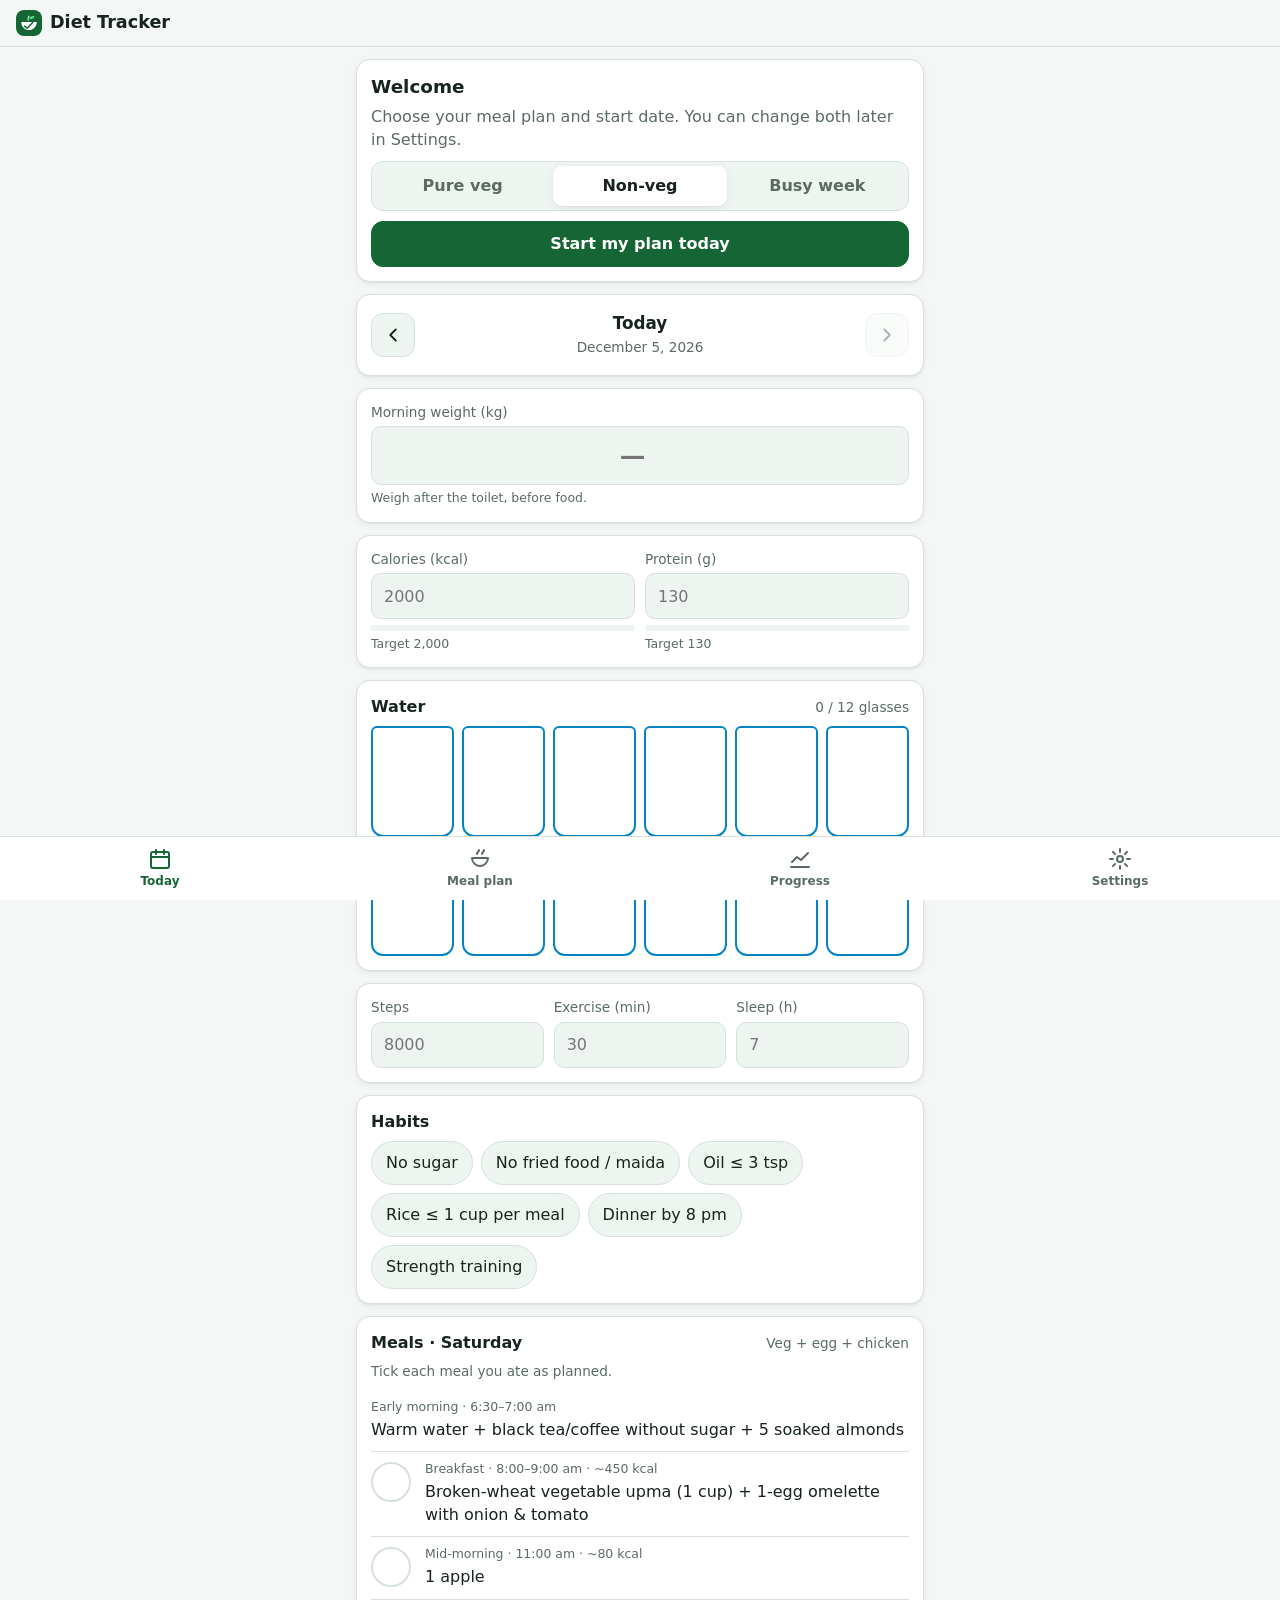
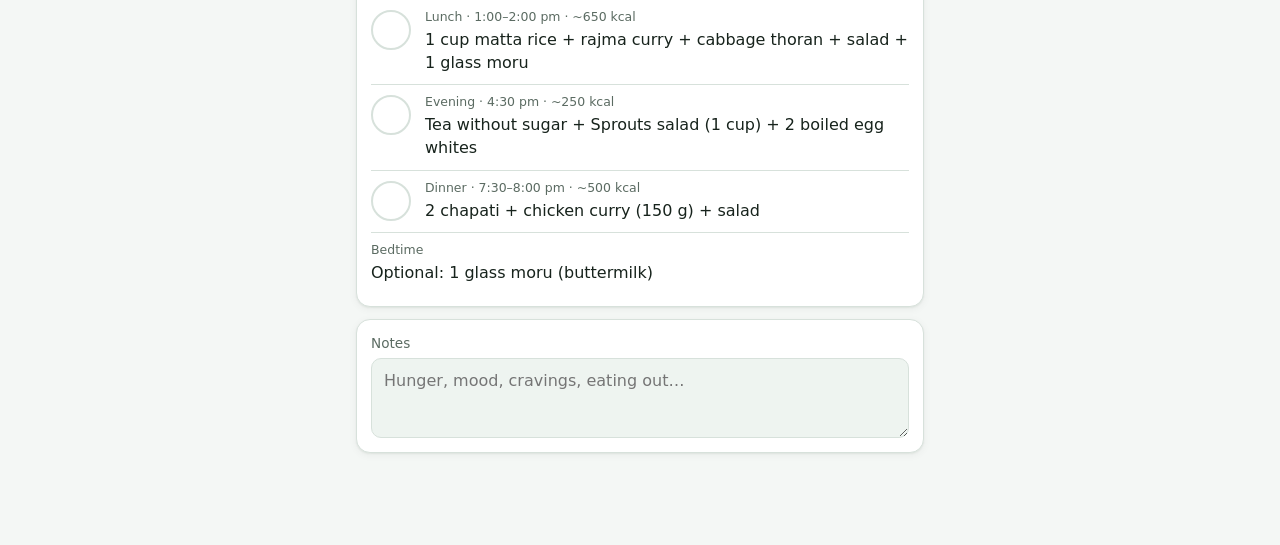
<file: index.html>
<!doctype html>
<html lang="en">
<head>
  <meta charset="utf-8">
  <meta name="viewport" content="width=device-width, initial-scale=1, viewport-fit=cover">
  <title>Diet Tracker: Daily Weight, Meals &amp; Habits</title>
  <meta name="description" content="Personal diet tracker: log weight, calories, protein, water, steps and habits, follow a 7-day Kerala meal plan and see weekly progress. Works offline.">
  <!-- Private health tracker: keep it out of search engines. -->
  <meta name="robots" content="noindex, nofollow">
  <meta name="theme-color" content="#166534" media="(prefers-color-scheme: light)">
  <meta name="theme-color" content="#0f1a14" media="(prefers-color-scheme: dark)">
  <meta name="color-scheme" content="light dark">

  <meta property="og:type" content="website">
  <meta property="og:title" content="Diet Tracker">
  <meta property="og:description" content="Log weight, meals and habits daily and track weekly progress. Works offline on your phone.">
  <meta property="og:image" content="icons/og-image.png">
  <meta property="og:image:width" content="1200">
  <meta property="og:image:height" content="630">
  <meta name="twitter:card" content="summary_large_image">

  <link rel="manifest" href="manifest.webmanifest">
  <link rel="icon" href="icons/icon.svg" type="image/svg+xml">
  <link rel="icon" href="icons/icon-192.png" type="image/png" sizes="192x192">
  <link rel="apple-touch-icon" href="icons/apple-touch-icon.png">
  <meta name="apple-mobile-web-app-capable" content="yes">
  <meta name="mobile-web-app-capable" content="yes">
  <meta name="apple-mobile-web-app-status-bar-style" content="default">
  <meta name="apple-mobile-web-app-title" content="Diet Tracker">

  <link rel="stylesheet" href="styles.css">
  <script src="data.js" defer></script>
  <script src="app.js" defer></script>
</head>
<body>
  <a class="skip" href="#main">Skip to content</a>

  <header class="topbar">
    <h1 class="brand"><span class="logo" aria-hidden="true"></span>Diet Tracker</h1>
    <span id="saved" class="saved" role="status" aria-live="polite"></span>
  </header>

  <main id="main" tabindex="-1">
    <section id="view-today" class="view" aria-label="Today"></section>
    <section id="view-plan" class="view" aria-label="Meal plan" hidden></section>
    <section id="view-progress" class="view" aria-label="Progress" hidden></section>
    <section id="view-settings" class="view" aria-label="Settings" hidden></section>
    <noscript><p class="card">This tracker needs JavaScript turned on.</p></noscript>
  </main>

  <nav class="tabbar" aria-label="Main">
    <button type="button" data-tab="today" aria-current="page">
      <svg viewBox="0 0 24 24" aria-hidden="true"><rect x="3" y="5" width="18" height="16" rx="2"/><path d="M3 10h18M8 3v4M16 3v4"/></svg>
      <span>Today</span>
    </button>
    <button type="button" data-tab="plan">
      <svg viewBox="0 0 24 24" aria-hidden="true"><path d="M4 11h16a8 8 0 0 1-16 0Z"/><path d="M9 7c0-2 2-2 2-4M14 7c0-2 2-2 2-4"/></svg>
      <span>Meal plan</span>
    </button>
    <button type="button" data-tab="progress">
      <svg viewBox="0 0 24 24" aria-hidden="true"><path d="M3 20h18"/><path d="m4 15 5-5 4 3 7-7"/></svg>
      <span>Progress</span>
    </button>
    <button type="button" data-tab="settings">
      <svg viewBox="0 0 24 24" aria-hidden="true"><circle cx="12" cy="12" r="3"/><path d="M12 2v3M12 19v3M2 12h3M19 12h3M4.9 4.9l2.1 2.1M17 17l2.1 2.1M4.9 19.1 7 17M17 7l2.1-2.1"/></svg>
      <span>Settings</span>
    </button>
  </nav>

  <div id="toast" class="toast" role="alert" hidden></div>
</body>
</html>
</file>
<file: styles.css>
:root {
  --bg: #f4f7f5;
  --surface: #ffffff;
  --surface-2: #eef4f0;
  --text: #17231c;
  --muted: #5b6b62;
  --line: #d7e1db;
  --brand: #166534;
  --brand-strong: #14532d;
  --brand-soft: #dcfce7;
  --on-brand: #ffffff;
  --accent: #0e7490;
  --warn: #b45309;
  --warn-soft: #fef3c7;
  --bad: #b91c1c;
  --bad-soft: #fee2e2;
  --good: #15803d;
  --good-soft: #dcfce7;
  --water: #0284c7;
  --radius: 14px;
  --shadow: 0 1px 2px rgba(16, 40, 24, .06), 0 2px 8px rgba(16, 40, 24, .05);
  --tabbar-h: 64px;
}
@media (prefers-color-scheme: dark) {
  :root:not([data-theme="light"]) {
    --bg: #0c140f;
    --surface: #142019;
    --surface-2: #1b2a21;
    --text: #e6efe9;
    --muted: #9db0a4;
    --line: #2a3b31;
    --brand: #4ade80;
    --brand-strong: #86efac;
    --brand-soft: #173d26;
    --on-brand: #06240f;
    --accent: #22d3ee;
    --warn: #fbbf24;
    --warn-soft: #3a2e0d;
    --bad: #f87171;
    --bad-soft: #3b1414;
    --good: #4ade80;
    --good-soft: #173d26;
    --water: #38bdf8;
    --shadow: none;
  }
}
:root[data-theme="dark"] {
  --bg: #0c140f;
  --surface: #142019;
  --surface-2: #1b2a21;
  --text: #e6efe9;
  --muted: #9db0a4;
  --line: #2a3b31;
  --brand: #4ade80;
  --brand-strong: #86efac;
  --brand-soft: #173d26;
  --on-brand: #06240f;
  --accent: #22d3ee;
  --warn: #fbbf24;
  --warn-soft: #3a2e0d;
  --bad: #f87171;
  --bad-soft: #3b1414;
  --good: #4ade80;
  --good-soft: #173d26;
  --water: #38bdf8;
  --shadow: none;
}

* { box-sizing: border-box; }
html { -webkit-text-size-adjust: 100%; }
body {
  margin: 0;
  background: var(--bg);
  color: var(--text);
  font: 16px/1.45 system-ui, -apple-system, "Segoe UI", Roboto, "Noto Sans", sans-serif;
  padding-bottom: calc(var(--tabbar-h) + env(safe-area-inset-bottom) + 16px);
}
button, input, select, textarea { font: inherit; color: inherit; }
h2 { font-size: 1.15rem; margin: 0 0 .25rem; }
h3 { font-size: 1rem; margin: 0 0 .5rem; }
p { margin: .25rem 0 .5rem; }
.muted { color: var(--muted); }
.small { font-size: .85rem; }

.skip { position: absolute; left: -999px; top: 8px; background: var(--surface); padding: 8px 12px; z-index: 50; border-radius: 8px; }
.skip:focus { left: 8px; }
:focus-visible { outline: 3px solid var(--accent); outline-offset: 2px; }

.topbar {
  position: sticky; top: 0; z-index: 10;
  display: flex; align-items: center; justify-content: space-between;
  padding: calc(env(safe-area-inset-top) + 10px) 16px 10px;
  background: color-mix(in srgb, var(--bg) 88%, transparent);
  backdrop-filter: blur(8px);
  -webkit-backdrop-filter: blur(8px);
  border-bottom: 1px solid var(--line);
}
.brand { font-size: 1.1rem; margin: 0; display: flex; align-items: center; gap: 8px; }
.logo { width: 26px; height: 26px; border-radius: 8px; background: url("icons/icon.svg") center/cover; }
.saved { font-size: .8rem; color: var(--muted); min-height: 1em; }

main { max-width: 600px; margin: 0 auto; padding: 12px 16px; outline: none; }
.view { display: grid; gap: 12px; }
[hidden] { display: none !important; }

.card {
  background: var(--surface);
  border: 1px solid var(--line);
  border-radius: var(--radius);
  padding: 14px;
  box-shadow: var(--shadow);
}
.card-head { display: flex; justify-content: space-between; align-items: baseline; gap: 8px; margin-bottom: 8px; }
.card-head h3 { margin: 0; }

/* Date navigation */
.datebar { display: flex; align-items: center; gap: 8px; }
.datebar .label { flex: 1; text-align: center; }
.datebar .label strong { display: block; font-size: 1.05rem; }
.datebar input[type="date"] { position: absolute; opacity: 0; pointer-events: none; width: 1px; height: 1px; }
.icon-btn {
  width: 44px; height: 44px; border-radius: 12px; border: 1px solid var(--line);
  background: var(--surface-2); display: grid; place-items: center; cursor: pointer; flex: none;
}
.icon-btn svg { width: 22px; height: 22px; fill: none; stroke: currentColor; stroke-width: 2; stroke-linecap: round; stroke-linejoin: round; }
.icon-btn:disabled { opacity: .35; cursor: default; }
.linkish { background: none; border: none; padding: 2px 4px; color: var(--accent); cursor: pointer; text-decoration: underline; font-size: .85rem; }

/* Form fields */
.grid2 { display: grid; grid-template-columns: 1fr 1fr; gap: 10px; align-items: start; }
.grid3 { display: grid; grid-template-columns: repeat(3, 1fr); gap: 10px; }
.field { display: grid; gap: 4px; min-width: 0; }
.field label { font-size: .85rem; color: var(--muted); }
.field input, .field select, .field textarea {
  width: 100%; min-height: 46px; padding: 10px 12px;
  border: 1px solid var(--line); border-radius: 10px; background: var(--surface-2);
  font-size: 16px;
}
.field textarea { min-height: 80px; resize: vertical; }
.field input:focus, .field select:focus, .field textarea:focus { border-color: var(--brand); outline: none; box-shadow: 0 0 0 3px color-mix(in srgb, var(--brand) 25%, transparent); }
.field .hint { font-size: .78rem; color: var(--muted); }
.big-input input { font-size: 1.6rem; font-weight: 700; text-align: center; min-height: 58px; }

.bar { height: 6px; border-radius: 99px; background: var(--surface-2); overflow: hidden; margin-top: 2px; }
.bar > i { display: block; height: 100%; background: var(--brand); border-radius: 99px; transition: width .2s; }
.bar.over > i { background: var(--warn); }

/* Water */
.glasses { display: grid; grid-template-columns: repeat(6, 1fr); gap: 8px; }
.glass {
  aspect-ratio: 3 / 4; border: 2px solid var(--water); border-radius: 6px 6px 12px 12px;
  background: transparent; cursor: pointer; position: relative; overflow: hidden; padding: 0; min-height: 44px;
}
.glass::after { content: ""; position: absolute; inset: auto 0 0 0; height: 0; background: var(--water); opacity: .75; transition: height .2s; }
.glass[aria-pressed="true"]::after { height: 78%; }
.water-row { display: flex; gap: 8px; align-items: center; justify-content: space-between; margin-top: 8px; }

/* Chips / toggles */
.chips { display: flex; flex-wrap: wrap; gap: 8px; }
.chip {
  min-height: 44px; padding: 8px 14px; border-radius: 99px; border: 1px solid var(--line);
  background: var(--surface-2); cursor: pointer; display: inline-flex; align-items: center; gap: 6px;
}
.chip[aria-pressed="true"] { background: var(--brand); color: var(--on-brand); border-color: var(--brand); }
.chip[aria-pressed="true"]::before { content: "✓"; font-weight: 700; }

.seg { display: grid; grid-auto-flow: column; grid-auto-columns: 1fr; background: var(--surface-2); border: 1px solid var(--line); border-radius: 12px; padding: 4px; gap: 4px; }
.seg button { min-height: 40px; border: none; border-radius: 9px; background: transparent; cursor: pointer; font-weight: 600; color: var(--muted); }
.seg button[aria-pressed="true"] { background: var(--surface); color: var(--text); box-shadow: var(--shadow); }
.daychips { display: grid; grid-template-columns: repeat(7, 1fr); gap: 4px; }
.daychips button { min-height: 44px; border-radius: 10px; border: 1px solid var(--line); background: var(--surface-2); cursor: pointer; font-size: .85rem; padding: 0; }
.daychips button[aria-pressed="true"] { background: var(--brand); border-color: var(--brand); color: var(--on-brand); font-weight: 700; }
.daychips button.today { outline: 2px dashed var(--brand); outline-offset: -4px; }
.daychips button.today[aria-pressed="true"] { outline-color: var(--on-brand); }

/* Meals */
.meals { list-style: none; margin: 0; padding: 0; display: grid; gap: 2px; }
.meal { display: grid; grid-template-columns: 44px 1fr; gap: 10px; align-items: start; padding: 8px 0; border-top: 1px solid var(--line); }
.meal:first-child { border-top: none; }
.meal .when { font-size: .78rem; color: var(--muted); }
.meal .what { margin-top: 2px; }
.meal.plain { grid-template-columns: 1fr; }
.tick {
  width: 40px; height: 40px; border-radius: 50%; border: 2px solid var(--line); background: transparent;
  cursor: pointer; display: grid; place-items: center; margin-top: 2px;
}
.tick svg { width: 20px; height: 20px; fill: none; stroke: transparent; stroke-width: 3; stroke-linecap: round; stroke-linejoin: round; }
.tick[aria-pressed="true"] { background: var(--brand); border-color: var(--brand); }
.tick[aria-pressed="true"] svg { stroke: var(--on-brand); }

/* Buttons */
.btn {
  min-height: 46px; padding: 10px 16px; border-radius: 12px; border: 1px solid var(--line);
  background: var(--surface-2); cursor: pointer; font-weight: 600; display: inline-flex; align-items: center; justify-content: center; gap: 8px;
}
.btn.primary { background: var(--brand); border-color: var(--brand); color: var(--on-brand); }
.btn.danger { color: var(--bad); border-color: color-mix(in srgb, var(--bad) 45%, var(--line)); }
.btn-row { display: flex; flex-wrap: wrap; gap: 8px; }
.btn-row .btn { flex: 1 1 140px; }

/* Stats */
.stats { display: grid; grid-template-columns: repeat(2, 1fr); gap: 10px; }
.stat { background: var(--surface-2); border-radius: 12px; padding: 10px 12px; }
.stat .k { font-size: .8rem; color: var(--muted); }
.stat .v { font-size: 1.45rem; font-weight: 700; font-variant-numeric: tabular-nums; }
.stat .v small { font-size: .8rem; font-weight: 500; color: var(--muted); }
.down { color: var(--good); }
.up { color: var(--bad); }

/* Chart */
.chart { width: 100%; height: auto; display: block; }
.chart .grid-line { stroke: var(--line); stroke-width: 1; }
.chart .axis-label { fill: var(--muted); font-size: 10px; }
.chart .raw { fill: none; stroke: var(--muted); stroke-width: 1; opacity: .5; }
.chart .dot { fill: var(--muted); opacity: .7; }
.chart .avg { fill: none; stroke: var(--brand); stroke-width: 2.5; stroke-linejoin: round; stroke-linecap: round; }
.chart .goal { stroke: var(--accent); stroke-width: 1.5; stroke-dasharray: 4 4; }
.legend { display: flex; gap: 14px; font-size: .8rem; color: var(--muted); margin-top: 6px; flex-wrap: wrap; }
.legend i { display: inline-block; width: 14px; height: 3px; vertical-align: middle; margin-right: 5px; border-radius: 2px; }

/* Tables */
.table-wrap { overflow-x: auto; margin: 0 -4px; }
table { width: 100%; border-collapse: collapse; font-size: .9rem; font-variant-numeric: tabular-nums; }
th, td { text-align: left; padding: 8px 6px; border-bottom: 1px solid var(--line); white-space: nowrap; }
th { font-size: .78rem; color: var(--muted); font-weight: 600; }
.badge { display: inline-block; padding: 2px 8px; border-radius: 99px; font-size: .75rem; font-weight: 600; }
.badge.good { background: var(--good-soft); color: var(--good); }
.badge.warn { background: var(--warn-soft); color: var(--warn); }
.badge.bad { background: var(--bad-soft); color: var(--bad); }

.hbar { display: grid; grid-template-columns: 1fr 110px 40px; gap: 8px; align-items: center; font-size: .9rem; padding: 4px 0; }
.hbar .bar { height: 8px; margin: 0; }
.hbar span:last-child { text-align: right; font-variant-numeric: tabular-nums; color: var(--muted); }

details.guide { border-top: 1px solid var(--line); }
details.guide:first-of-type { border-top: none; }
details.guide summary { min-height: 44px; display: flex; align-items: center; cursor: pointer; font-weight: 600; list-style: none; }
details.guide summary::-webkit-details-marker { display: none; }
details.guide summary::after { content: "+"; margin-left: auto; font-size: 1.3rem; color: var(--muted); }
details.guide[open] summary::after { content: "−"; }
details.guide ul { margin: 0 0 10px; padding-left: 20px; }
details.guide li { margin-bottom: 4px; }

.banner { display: flex; gap: 10px; align-items: center; background: var(--brand-soft); border: 1px solid color-mix(in srgb, var(--brand) 30%, transparent); border-radius: var(--radius); padding: 12px 14px; }
.banner p { margin: 0; flex: 1; font-size: .9rem; }

.empty { text-align: center; padding: 24px 8px; color: var(--muted); }

/* Bottom tab bar */
.tabbar {
  position: fixed; left: 0; right: 0; bottom: 0; z-index: 20;
  display: grid; grid-template-columns: repeat(4, 1fr);
  height: calc(var(--tabbar-h) + env(safe-area-inset-bottom));
  padding-bottom: env(safe-area-inset-bottom);
  background: var(--surface); border-top: 1px solid var(--line);
}
.tabbar button {
  border: none; background: none; cursor: pointer; display: grid; place-items: center; align-content: center; gap: 2px;
  color: var(--muted); font-size: .75rem; font-weight: 600;
}
.tabbar svg { width: 24px; height: 24px; fill: none; stroke: currentColor; stroke-width: 2; stroke-linecap: round; stroke-linejoin: round; }
.tabbar button[aria-current="page"] { color: var(--brand); }

.toast {
  position: fixed; left: 50%; transform: translateX(-50%);
  bottom: calc(var(--tabbar-h) + env(safe-area-inset-bottom) + 12px);
  background: var(--text); color: var(--bg); padding: 10px 16px; border-radius: 10px; z-index: 30;
  max-width: calc(100% - 32px); font-size: .9rem;
}

@media (min-width: 700px) {
  .stats { grid-template-columns: repeat(4, 1fr); }
}
@media (prefers-reduced-motion: reduce) {
  * { transition: none !important; }
}
</file>
